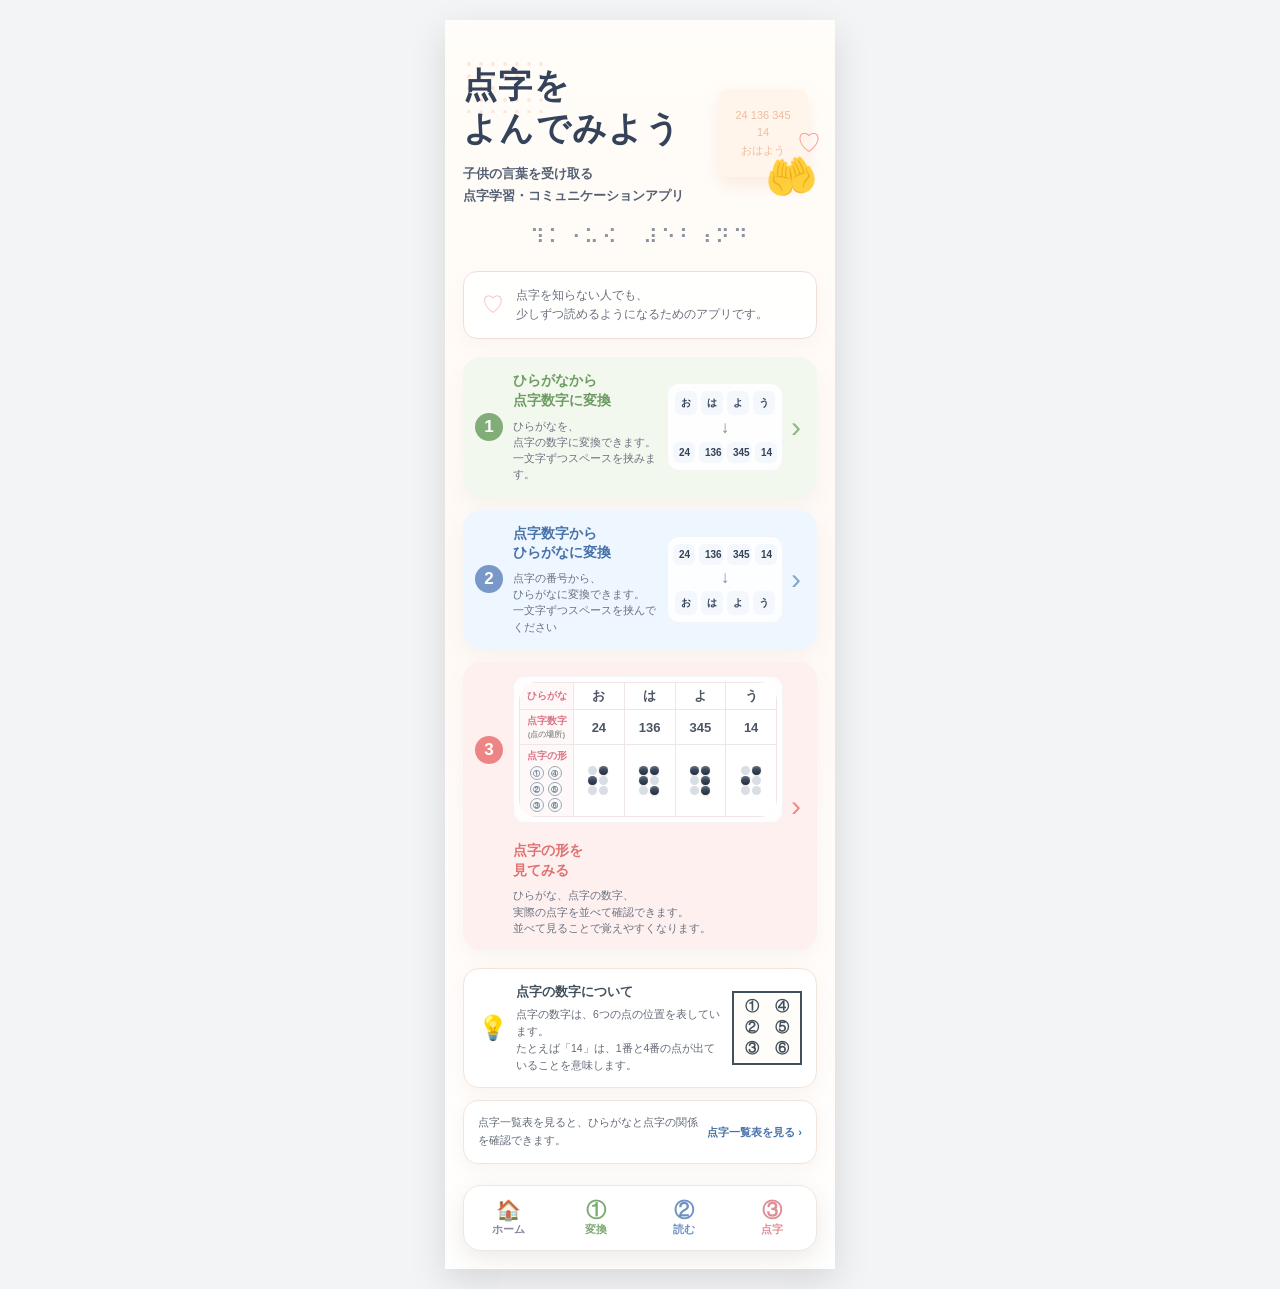
<file: index.html>
<!DOCTYPE html>
<html lang="ja">
<head>
<meta charset="UTF-8">
<meta name="viewport" content="width=device-width, initial-scale=1.0">
<title>点字をよんでみよう</title>
<link rel="stylesheet" href="top-style.css">
</head>

<body>

<div class="phone">

<main class="main">

<section class="hero">

<div class="hero-text">

<h1>
点字を<br>
よんでみよう
</h1>

<p>
子供の言葉を受け取る<br>
点字学習・コミュニケーションアプリ
</p>

</div>

<div class="hero-illust">

<div class="paper">

<span>
24 136 345 14
</span>

<span>
おはよう
</span>

<div class="heart">♡</div>

</div>

<div class="hands">🤲</div>

</div>

</section>

<div class="top-braille">
⠹⠅⠐⠥⠪　⠼⠑⠃⠰⠝⠙
</div>

<section class="message-card">

<span class="mini-heart">♡</span>

<p>
点字を知らない人でも、<br>
少しずつ読めるようになるためのアプリです。
</p>

</section>

<section class="menu">

<!-- ① -->

<a href="number.html" class="menu-card green">

<div class="number">1</div>

<div class="menu-text">

<h2>
ひらがなから<br>
点字数字に変換
</h2>

<p>
ひらがなを、<br>
点字の数字に変換できます。<br>
一文字ずつスペースを挟みます。
</p>

</div>

<div class="sample-box convert-sample">

<div class="row">
<span>お</span>
<span>は</span>
<span>よ</span>
<span>う</span>
</div>

<div class="arrow green-arrow">↓</div>

<div class="row">
<span>24</span>
<span>136</span>
<span>345</span>
<span>14</span>
</div>

</div>

<div class="next">›</div>

</a>

<!-- ② -->

<a href="read.html" class="menu-card blue">

<div class="number">2</div>

<div class="menu-text">

<h2>
点字数字から<br>
ひらがなに変換
</h2>

<p>
点字の番号から、<br>
ひらがなに変換できます。<br>
一文字ずつスペースを挟んでください
</p>

</div>

<div class="sample-box convert-sample">

<div class="row">
<span>24</span>
<span>136</span>
<span>345</span>
<span>14</span>
</div>

<div class="arrow blue-arrow">↓</div>

<div class="row">
<span>お</span>
<span>は</span>
<span>よ</span>
<span>う</span>
</div>

</div>

<div class="next">›</div>

</a>

<!-- ③ -->

<a href="shape.html" class="menu-card pink">

<div class="number">3</div>

<div class="sample-box compare-sample">

<table class="braille-table">

<tr>

<th class="label-cell">
ひらがな
</th>

<td>お</td>
<td>は</td>
<td>よ</td>
<td>う</td>

</tr>

<tr>

<th class="label-cell">

点字数字

<span>
(点の場所)
</span>

</th>

<td>24</td>
<td>136</td>
<td>345</td>
<td>14</td>

</tr>

<tr>

<th class="label-cell shape-label">

点字の形

<div class="mini-braille-guide">

<div>①</div><div>④</div>
<div>②</div><div>⑤</div>
<div>③</div><div>⑥</div>

</div>

</th>

<!-- お -->

<td>

<div class="dot-grid">

<span class="dot"></span>
<span class="dot active"></span>

<span class="dot active"></span>
<span class="dot"></span>

<span class="dot"></span>
<span class="dot"></span>

</div>

</td>

<!-- は -->

<td>

<div class="dot-grid">

<span class="dot active"></span>
<span class="dot active"></span>

<span class="dot active"></span>
<span class="dot"></span>

<span class="dot"></span>
<span class="dot active"></span>

</div>

</td>

<!-- よ -->

<td>

<div class="dot-grid">

<span class="dot active"></span>
<span class="dot active"></span>

<span class="dot"></span>
<span class="dot active"></span>

<span class="dot"></span>
<span class="dot active"></span>

</div>

</td>

<!-- う -->

<td>

<div class="dot-grid">

<span class="dot"></span>
<span class="dot active"></span>

<span class="dot active"></span>
<span class="dot"></span>

<span class="dot"></span>
<span class="dot"></span>

</div>

</td>

</tr>

</table>

</div>

<div class="menu-text bottom-text">

<h2>
点字の形を<br>
見てみる
</h2>

<p>
ひらがな、点字の数字、<br>
実際の点字を並べて確認できます。<br>
並べて見ることで覚えやすくなります。
</p>

</div>

<div class="next">›</div>

</a>

</section>

<section class="study-card">

<div class="light">💡</div>

<div class="study-text">

<h3>
点字の数字について
</h3>

<p>
点字の数字は、6つの点の位置を表しています。<br>
たとえば「14」は、1番と4番の点が出ていることを意味します。
</p>

</div>

<div class="masu">

<div>①</div><div>④</div>
<div>②</div><div>⑤</div>
<div>③</div><div>⑥</div>

</div>

</section>

<section class="hint-card">

<p>
点字一覧表を見ると、ひらがなと点字の関係を確認できます。
</p>

<a
href="https://www.nittento.or.jp/images/pdf/information/braille_lists.pdf"
target="_blank"
rel="noopener noreferrer"
>
点字一覧表を見る ›
</a>

</section>

</main>

<nav class="bottom-nav">

<a class="home active" href="index.html">
<div>🏠</div>
<span>ホーム</span>
</a>

<a href="number.html" class="number-nav">
<div>①</div>
<span>変換</span>
</a>

<a href="read.html" class="read">
<div>②</div>
<span>読む</span>
</a>

<a href="shape.html" class="shape">
<div>③</div>
<span>点字</span>
</a>

</nav>

</div>

</body>
</html>
</file>
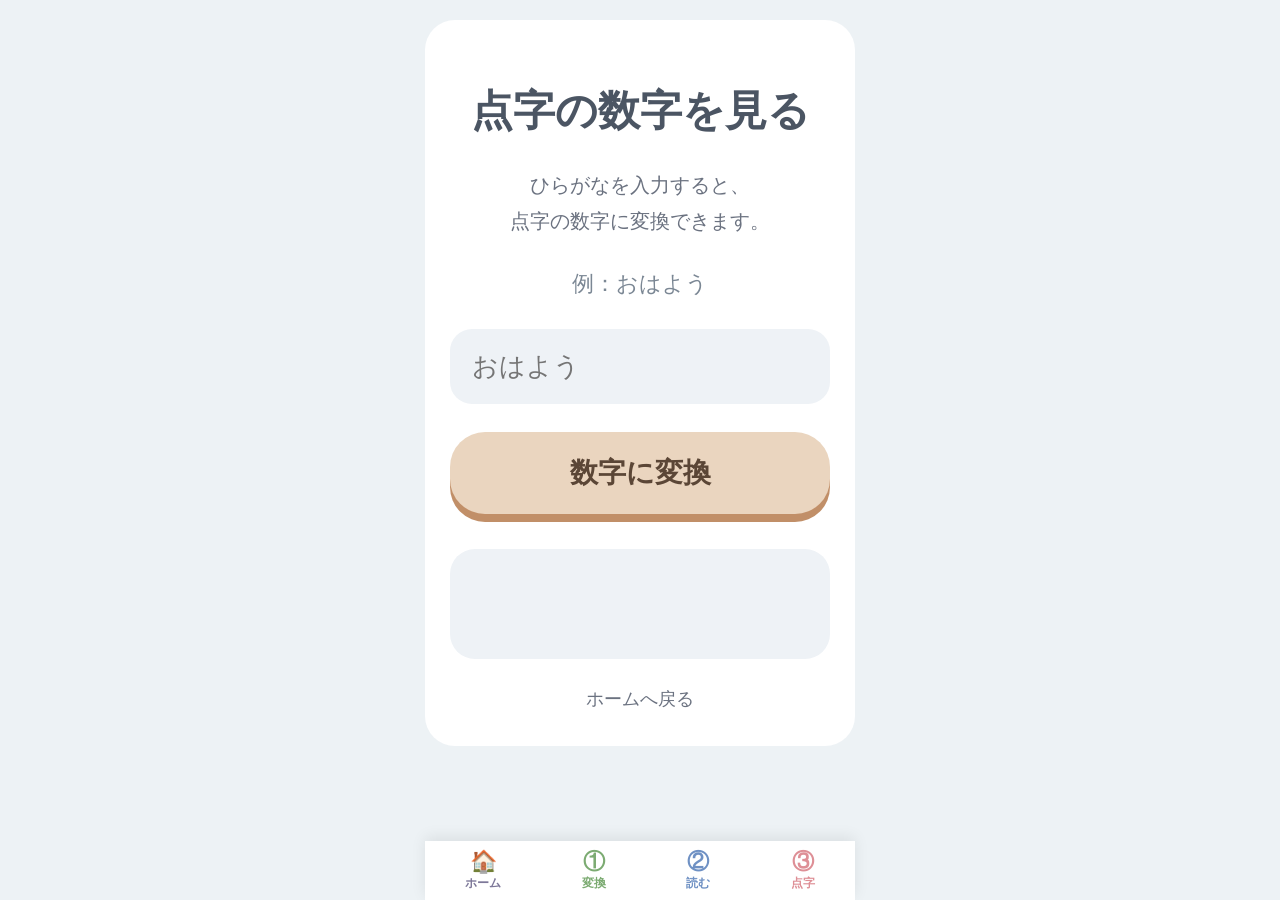
<file: number.html>
<!DOCTYPE html>
<html lang="ja">
<head>
<meta charset="UTF-8">
<meta name="viewport" content="width=device-width, initial-scale=1.0">
<title>点字の数字を見る</title>
<link rel="stylesheet" href="style.css">
</head>

<body>

<div class="container">

<h1>点字の数字を見る</h1>

<p class="description">
ひらがなを入力すると、<br>
点字の数字に変換できます。
</p>

<p class="example">
例：おはよう
</p>

<input
type="text"
id="hiraganaInput"
placeholder="おはよう"
>

<button onclick="hiraganaToBrailleNumber()">
数字に変換
</button>

<div class="result" id="brailleNumberResult2">
</div>

<a class="back-link" href="index.html">
ホームへ戻る
</a>

</div>

<nav class="bottom-nav">

<a class="home" href="index.html">
<div>🏠</div>
<span>ホーム</span>
</a>

<a href="number.html" class="number active">
<div>①</div>
<span>変換</span>
</a>

<a href="read.html" class="read">
<div>②</div>
<span>読む</span>
</a>

<a href="shape.html" class="shape">
<div>③</div>
<span>点字</span>
</a>

</nav>

<script src="script.js"></script>

</body>
</html>
</file>
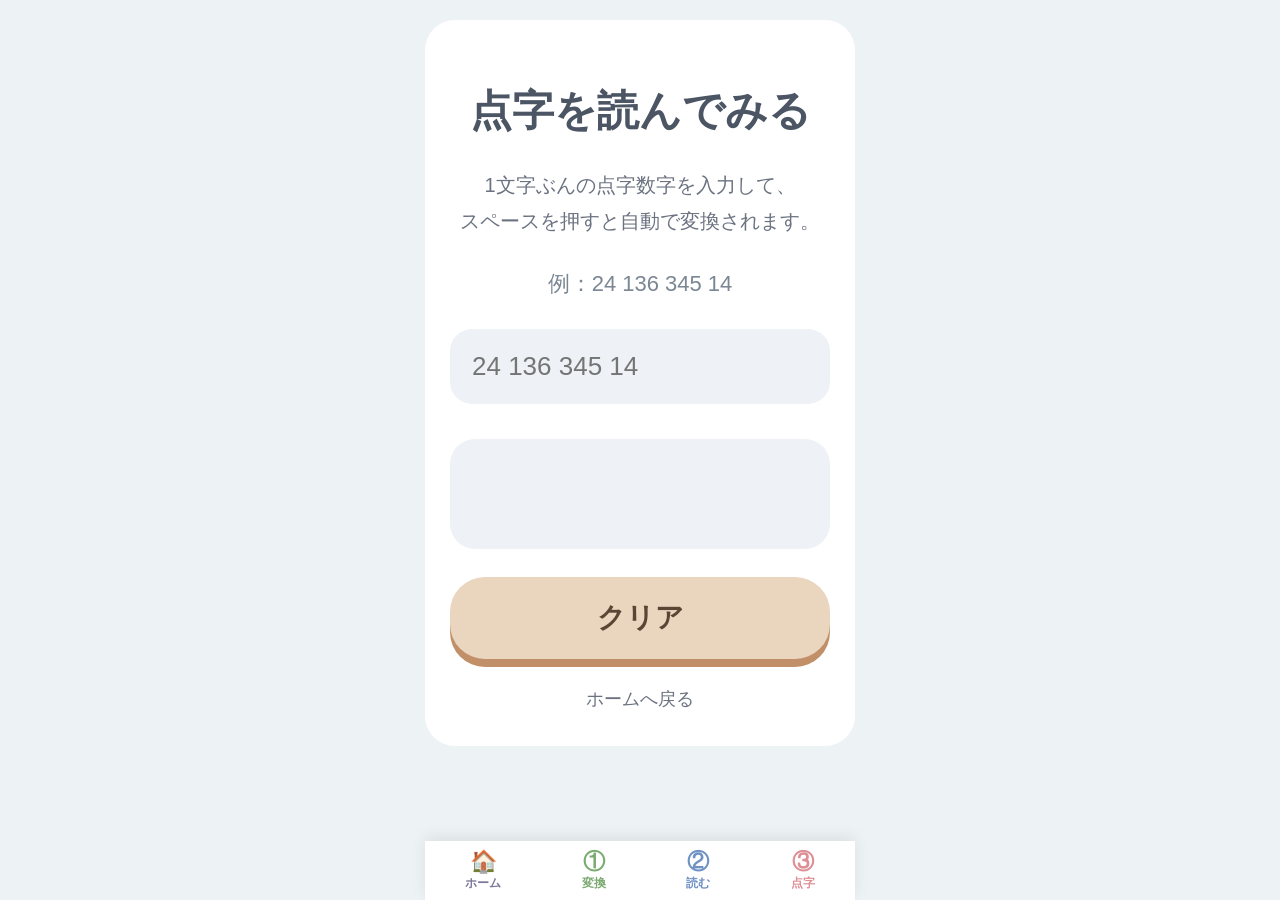
<file: read.html>
<!DOCTYPE html>
<html lang="ja">
<head>
<meta charset="UTF-8">
<meta name="viewport" content="width=device-width, initial-scale=1.0">

<title>点字を読んでみる</title>

<link rel="stylesheet" href="style.css">
</head>

<body>

<div class="container">

<h1>点字を読んでみる</h1>

<p class="description">
1文字ぶんの点字数字を入力して、<br>
スペースを押すと自動で変換されます。
</p>

<p class="example">
例：24 136 345 14
</p>

<input
type="text"
id="brailleNumberInput"
placeholder="24 136 345 14"
oninput="liveBrailleConvert()"
>

<div class="result" id="brailleNumberResult">
</div>

<button onclick="clearBrailleInput()">
クリア
</button>

<a class="back-link" href="index.html">
ホームへ戻る
</a>

</div>

<nav class="bottom-nav">

<a class="home" href="index.html">
<div>🏠</div>
<span>ホーム</span>
</a>

<a href="number.html" class="number">
<div>①</div>
<span>変換</span>
</a>

<a href="read.html" class="read active">
<div>②</div>
<span>読む</span>
</a>

<a href="shape.html" class="shape">
<div>③</div>
<span>点字</span>
</a>

</nav>

<script src="script.js"></script>

</body>
</html>
</file>
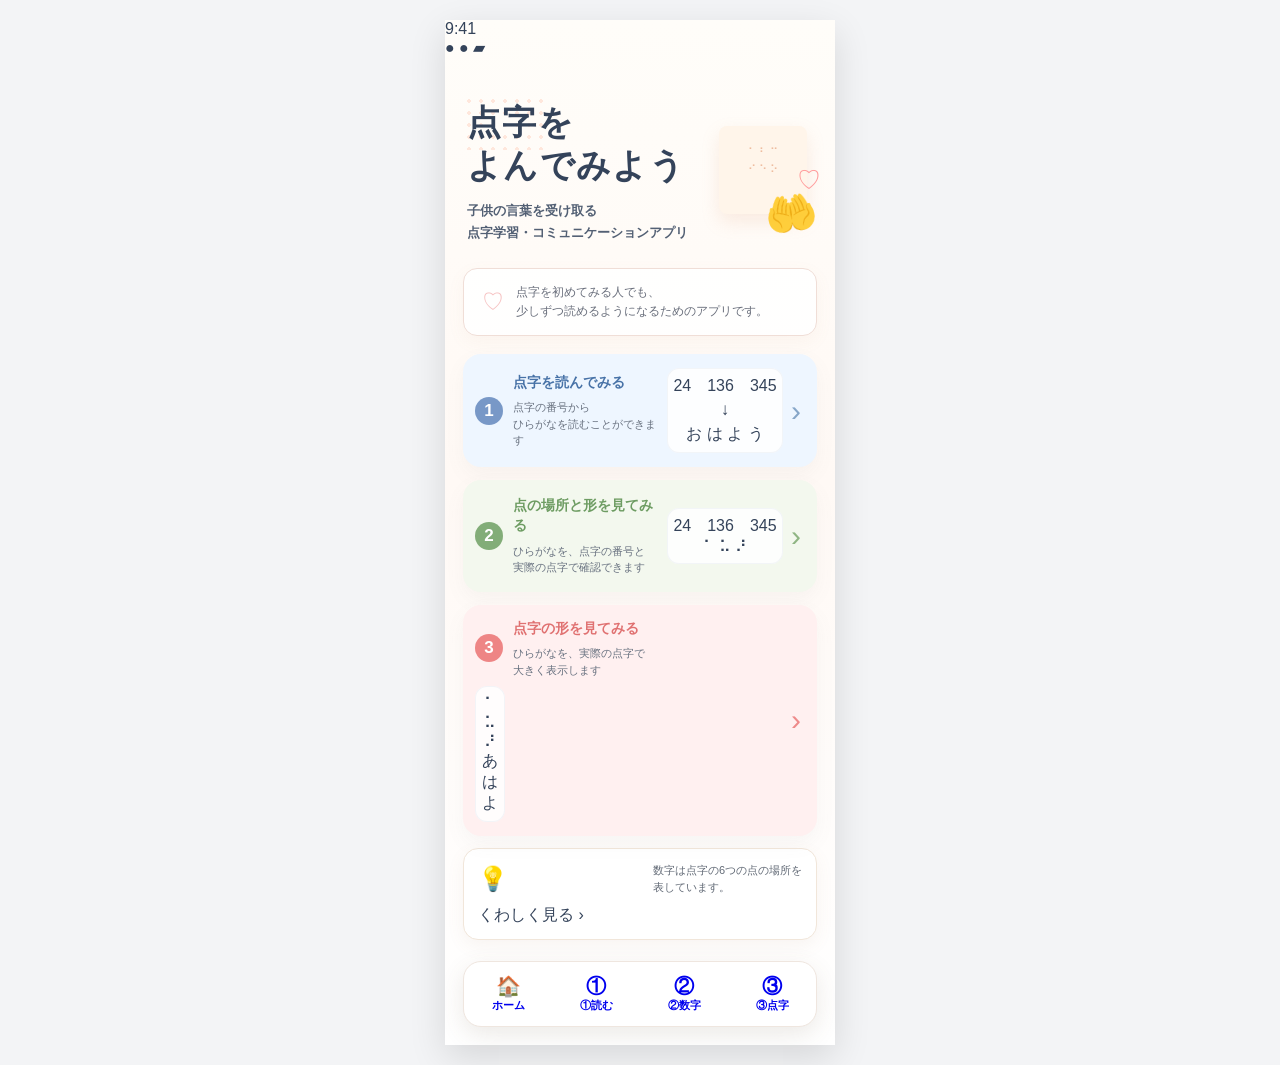
<file: top-test.html>
<!DOCTYPE html>
<html lang="ja">
<head>
<meta charset="UTF-8">
<meta name="viewport" content="width=device-width, initial-scale=1.0">

<title>点字をよんでみよう</title>

<link rel="stylesheet" href="top-style.css">

</head>

<body>

<div class="phone">

    <!-- 上部 -->

    <header class="top">

        <div class="time">
            9:41
        </div>

        <div class="status">
            ● ● ▰
        </div>

    </header>

    <!-- メイン -->

    <main class="main">

        <!-- ヒーロー -->

        <section class="hero">

            <div class="dots"></div>

            <div class="hero-text">

                <h1>
                    点字を<br>
                    よんでみよう
                </h1>

                <p>
                    子供の言葉を受け取る<br>
                    点字学習・コミュニケーションアプリ
                </p>

            </div>

            <div class="hero-illust">

                <div class="paper">

                    <span>⠁ ⠃ ⠉</span>
                    <span>⠊ ⠑ ⠕</span>

                    <div class="heart">
                        ♡
                    </div>

                </div>

                <div class="hands">
                    🤲
                </div>

            </div>

        </section>

        <!-- メッセージ -->

        <section class="message-card">

            <span class="mini-heart">
                ♡
            </span>

            <p>
                点字を初めてみる人でも、<br>
                少しずつ読めるようになるためのアプリです。
            </p>

        </section>

        <!-- メニュー -->

        <section class="menu">

            <!-- ① -->

            <a href="read.html" class="menu-card blue">

                <div class="number">
                    1
                </div>

                <div class="menu-text">

                    <h2>
                        点字を読んでみる
                    </h2>

                    <p>
                        点字の番号から<br>
                        ひらがなを読むことができます
                    </p>

                </div>

                <div class="sample-box">

                    <div class="num">
                        24　136　345
                    </div>

                    <div class="arrow">
                        ↓
                    </div>

                    <div class="kana">
                        お は よ う
                    </div>

                </div>

                <div class="next">
                    ›
                </div>

            </a>

            <!-- ② -->

            <a href="number.html" class="menu-card green">

                <div class="number">
                    2
                </div>

                <div class="menu-text">

                    <h2>
                        点の場所と形を見てみる
                    </h2>

                    <p>
                        ひらがなを、点字の番号と<br>
                        実際の点字で確認できます
                    </p>

                </div>

                <div class="sample-box">

                    <div>
                        24　136　345
                    </div>

                    <div class="braille">
                        ⠁ ⠥ ⠜
                    </div>

                </div>

                <div class="next">
                    ›
                </div>

            </a>

            <!-- ③ -->

            <a href="shape.html" class="menu-card pink">

                <div class="number">
                    3
                </div>

                <div class="menu-text">

                    <h2>
                        点字の形を見てみる
                    </h2>

                    <p>
                        ひらがなを、実際の点字で<br>
                        大きく表示します
                    </p>

                </div>

                <div class="sample-box">

                    <div class="braille big">
                        ⠁ ⠥ ⠜
                    </div>

                    <div>
                        あ　は　よ
                    </div>

                </div>

                <div class="next">
                    ›
                </div>

            </a>

        </section>

        <!-- ヒント -->

        <section class="hint-card">

            <div class="light">
                💡
            </div>

            <p>
                数字は点字の6つの点の場所を<br>
                表しています。
            </p>

            <span>
                くわしく見る ›
            </span>

        </section>

    </main>

    <!-- 下メニュー -->

    <nav class="bottom-nav">

    <a class="active" href="top-test.html">

        <div>
            🏠
        </div>

        <span>
            ホーム
        </span>

    </a>

    <a href="read.html">

        <div>
            ①
        </div>

        <span>
            ①読む
        </span>

    </a>

    <a href="number.html">

        <div>
            ②
        </div>

        <span>
            ②数字
        </span>

    </a>

    <a href="shape.html">

        <div>
            ③
        </div>

        <span>
            ③点字
        </span>

    </a>

</nav>

</div>

</body>
</html>
</file>
<file: top-style.css>
*{
  margin:0;
  padding:0;
  box-sizing:border-box;
}

body{
  background:#f3f4f6;
  font-family:
    "Hiragino Sans",
    "Yu Gothic",
    sans-serif;
  color:#34435a;
}

.phone{
  width:390px;
  min-height:844px;
  margin:20px auto;
  background:
    linear-gradient(
      180deg,
      #fffdf9 0%,
      #fff9f5 45%,
      #ffffff 100%
    );
  position:relative;
  overflow:hidden;
  box-shadow:
    0 12px 35px rgba(0,0,0,0.12);
}

.main{
  padding:38px 18px 105px;
}

/* ヒーロー */

.hero{
  display:flex;
  justify-content:space-between;
  align-items:center;
  position:relative;
  min-height:155px;
}

.hero::before{
  content:"";
  position:absolute;
  top:0;
  left:0;
  width:80px;
  height:55px;
  background-image:
    radial-gradient(#ffd9c9 2px, transparent 2px);
  background-size:12px 12px;
  opacity:0.6;
}

.hero-text{
  position:relative;
  z-index:2;
}

.hero-text h1{
  font-size:34px;
  line-height:1.28;
  letter-spacing:0.04em;
  color:#34435a;
  font-weight:800;
  margin-bottom:12px;
}

.hero-text p{
  font-size:13px;
  line-height:1.7;
  color:#536074;
  font-weight:600;
}

/* イラスト */

.hero-illust{
  position:relative;
  width:125px;
  height:130px;
}

.paper{
  width:88px;
  height:88px;
  background:#fff5ea;
  border-radius:8px;
  box-shadow:
    0 8px 18px rgba(230,160,120,0.18);
  position:absolute;
  top:18px;
  right:10px;
  padding:18px 10px;
  color:#eebc9f;
  font-size:11px;
  line-height:1.6;
  text-align:center;
}

.paper span{
  display:block;
}

.heart{
  position:absolute;
  right:-14px;
  bottom:14px;
  color:#ff9b9b;
  font-size:24px;
}

.hands{
  position:absolute;
  bottom:0;
  right:0;
  font-size:42px;
  transform:rotate(-8deg);
  opacity:0.9;
}

/* トップ点字 */

.top-braille{
  margin-top:8px;
  text-align:center;
  font-size:20px;
  line-height:1.6;
  letter-spacing:3px;
  color:#8b92a0;
  word-break:break-all;
}

/* メッセージ */

.message-card{
  background:rgba(255,255,255,0.9);
  border:1px solid #f0ded7;
  border-radius:14px;
  padding:14px 18px;
  display:flex;
  gap:12px;
  align-items:center;
  margin:18px 0;
  box-shadow:
    0 6px 18px rgba(180,130,100,0.06);
}

.mini-heart{
  color:#f6c2c2;
  font-size:22px;
}

.message-card p{
  font-size:12px;
  line-height:1.6;
  color:#6a6f7c;
}

/* メニュー */

.menu{
  display:flex;
  flex-direction:column;
  gap:13px;
}

.menu-card{
  min-height:112px;
  border-radius:18px;
  padding:14px 12px;
  display:grid;
  grid-template-columns:30px 1fr 116px 14px;
  gap:8px;
  align-items:center;
  text-decoration:none;
  color:inherit;
  box-shadow:
    0 8px 20px rgba(120,120,120,0.06);
  transition:0.25s;
}

.menu-card:active{
  transform:scale(0.98);
}

.blue{
  background:#eef6ff;
}

.green{
  background:#f3f8ee;
}

.pink{
  background:#fff0f0;
}

.number{
  width:28px;
  height:28px;
  border-radius:50%;
  color:white;
  display:grid;
  place-items:center;
  font-weight:bold;
  font-size:17px;
}

.blue .number{
  background:#7898c7;
}

.green .number{
  background:#82ad78;
}

.pink .number{
  background:#ee8585;
}

.menu-text h2{
  margin-bottom:7px;
  font-size:14px;
  line-height:1.4;
  font-weight:800;
}

.blue h2{
  color:#4772a7;
}

.green h2{
  color:#6d9c62;
}

.pink h2{
  color:#e07171;
}

.menu-text p{
  font-size:10.5px;
  line-height:1.55;
  color:#697280;
}

/* サンプル図 */

.sample-box{
  background:rgba(255,255,255,0.88);
  border-radius:12px;
  padding:8px 6px;
  text-align:center;
  color:#34435a;
  box-shadow:
    inset 0 0 0 1px rgba(220,225,235,0.35);
}

.convert-sample .row{
  display:flex;
  justify-content:center;
  gap:4px;
}

.convert-sample .row span{
  background:#f4f7fb;
  padding:5px 6px;
  border-radius:6px;
  font-size:10px;
  font-weight:700;
  min-width:22px;
}

.arrow{
  font-size:17px;
  line-height:1.2;
  margin:3px 0;
  font-weight:bold;
}

.green-arrow{
  color:#6d9c62;
}

.blue-arrow{
  color:#6f91c4;
}

/* ③比較表 */

.compare-sample{
  padding:6px;
}

.compare-labels{
  display:grid;
  grid-template-columns:1fr 1fr 1fr;
  gap:3px;
  margin-bottom:4px;
}

.compare-labels div{
  font-size:8px;
  font-weight:700;
  border-radius:5px;
  padding:3px 2px;
  background:#f8f9fb;
}

.compare-labels div:nth-child(1){
  color:#e07171;
}

.compare-labels div:nth-child(2){
  color:#4772a7;
}

.compare-labels div:nth-child(3){
  color:#6d9c62;
}

.compare-grid{
  display:grid;
  grid-template-columns:1fr 1fr 1fr;
  gap:0;
  font-size:10px;
  align-items:center;
}

.compare-grid div{
  min-height:18px;
  display:flex;
  align-items:center;
  justify-content:center;
  border-bottom:1px solid #eef1f5;
}

.dot-cell{
  font-size:9px;
  line-height:0.85;
  letter-spacing:1px;
}

.next{
  font-size:30px;
  color:#86a6c8;
}

.green .next{
  color:#8fb583;
}

.pink .next{
  color:#ee8a8a;
}

/* 学習カード */

.study-card{
  margin-top:18px;
  background:#ffffff;
  border-radius:16px;
  padding:14px;
  display:grid;
  grid-template-columns:28px 1fr 70px;
  gap:10px;
  align-items:center;
  border:1px solid #f1e6da;
  box-shadow:
    0 6px 18px rgba(160,120,90,0.07);
}

.light{
  font-size:24px;
}

.study-text h3{
  font-size:13px;
  color:#42505c;
  margin-bottom:5px;
}

.study-text p{
  font-size:10.5px;
  line-height:1.6;
  color:#626a76;
}

.masu{
  display:grid;
  grid-template-columns:1fr 1fr;
  gap:3px;
  border:2px solid #42505c;
  padding:5px;
  background:#fffdf9;
}

.masu div{
  display:grid;
  place-items:center;
  font-size:14px;
  font-weight:700;
  color:#42505c;
}

/* ヒントカード */

.hint-card{
  margin-top:12px;
  background:#ffffff;
  border-radius:15px;
  padding:13px 14px;
  display:grid;
  grid-template-columns:1fr auto;
  align-items:center;
  gap:8px;
  border:1px solid #f1e6da;
  box-shadow:
    0 6px 18px rgba(160,120,90,0.07);
}

.hint-card p{
  font-size:11px;
  line-height:1.6;
  color:#626a76;
}

.hint-card a{
  font-size:11px;
  color:#4772a7;
  text-decoration:none;
  font-weight:700;
  white-space:nowrap;
}

/* 下メニュー */

.bottom-nav{
  position:absolute;
  left:18px;
  right:18px;
  bottom:18px;
  height:66px;
  background:#ffffff;
  border-radius:18px;
  display:grid;
  grid-template-columns:repeat(4,1fr);
  align-items:center;
  box-shadow:
    0 8px 25px rgba(100,80,60,0.12);
  border:1px solid #efe6df;
}

.bottom-nav a{
  display:flex;
  flex-direction:column;
  align-items:center;
  justify-content:center;
  gap:3px;
  text-decoration:none;
  text-align:center;
  font-size:12px;
  font-weight:600;
  line-height:1.2;
}

.bottom-nav a div{
  font-size:20px;
  line-height:1;
}

.bottom-nav a span{
  display:block;
  font-size:11px;
  line-height:1.2;
  white-space:nowrap;
}

.bottom-nav a.home{
  color:#8b86a3;
}

.bottom-nav a.number-nav{
  color:#7cab72;
}

.bottom-nav a.read{
  color:#6f91c4;
}

.bottom-nav a.shape{
  color:#de8f96;
}

.bottom-nav .active{
  font-weight:800;
}

/* スマホ */

@media(max-width:430px){

  .phone{
    width:100%;
    min-height:100vh;
    margin:0;
    box-shadow:none;
  }

  .main{
    padding-left:18px;
    padding-right:18px;
  }

  .hero-text h1{
    font-size:31px;
  }

  .menu-card{
    grid-template-columns:30px 1fr 108px 14px;
  }

}
/* =========================
   ③ 点字表
========================= */

.braille-table{
  width:100%;
  border-collapse:collapse;
  background:white;
  border-radius:18px;
  overflow:hidden;
  table-layout:fixed;
}

.braille-table th,
.braille-table td{
  border:1px solid #eee6e6;
  text-align:center;
  vertical-align:middle;
  padding:4px 2px;
}

.braille-table td{
  font-size:18px;
  font-weight:700;
  color:#4b5563;
}

.label-cell{
  width:58x;
  background:#fff8f8;
  color:#d97486;
  font-size:14px;
  font-weight:700;
  line-height:1.5;
}

.label-cell span{
  display:block;
  font-size:10px;
  color:#999;
  margin-top:3px;
}

.shape-label{
  font-size:13px;
}

/* 小さい点字番号説明 */

.mini-braille-guide{
  width:48px;
  margin:8px auto 0;
  display:grid;
  grid-template-columns:repeat(2,1fr);
  gap:4px;
}

.mini-braille-guide div{
  width:18px;
  height:18px;
  border-radius:50%;
  border:1px solid #9aa4b2;
  background:#f8fafc;

  display:flex;
  align-items:center;
  justify-content:center;

  font-size:9px;
  color:#6b7280;
}

/* 点字 */

.dot-grid{
  width:34px;
  margin:auto;
  line-height:0;

  display:grid;
  grid-template-columns:repeat(2,1fr);
  gap:2px;
}
.dot{
  width:10px;
  height:10px;
  border-radius:50%;
  background:#d9dee5;
}

.dot.active{
  background:#39475c;

  box-shadow:
    inset 0 2px 2px rgba(255,255,255,0.2),
    inset 0 -2px 3px rgba(0,0,0,0.35),
    0 1px 2px rgba(0,0,0,0.15);
}
/* =========================
   ③カードだけ縦構成にする
========================= */

.menu-card.pink{
  display:grid;
  grid-template-columns:30px 1fr 14px;
  grid-template-areas:
    "num table next"
    "text text next";
  align-items:center;
}

.menu-card.pink > .number{
  grid-area:num;
}

.menu-card.pink > .compare-sample{
  grid-area:table;
  width:100%;
}

.menu-card.pink > .bottom-text{
  grid-area:text;
  margin-top:10px;
  padding-left:38px;
}

.menu-card.pink > .next{
  grid-area:next;
}

/* ③の表をコンパクトに */

.braille-table{
  width:100%;
  table-layout:fixed;
  border-collapse:collapse;
}

.braille-table th,
.braille-table td{
  padding:4px 2px;
  text-align:center;
  vertical-align:middle;
}

.label-cell{
  width:54px;
  font-size:10px;
  line-height:1.3;
  word-break:keep-all;
  white-space:normal;
}

.label-cell span{
  font-size:8px;
}

.braille-table td{
  font-size:13px;
}

/* 点字マスを小さくまとめる */

.mini-braille-guide{
  width:34px;
  gap:2px;
  margin:4px auto 0;
}

.mini-braille-guide div{
  width:14px;
  height:14px;
  font-size:7px;
}

.dot-grid{
  width:24px;
  display:grid;
  grid-template-columns:repeat(2,10px);
  gap:1px;
  justify-content:center;
  margin:auto;
}

.dot{
  width:9px;
  height:9px;
}
</file>
<file: style.css>
body {
  margin: 0;
  padding: 20px;
  padding-bottom: 90px;
  background: #edf2f5;
  font-family: sans-serif;
}

.container {
  max-width: 430px;
  margin: 0 auto;
  background: white;
  border-radius: 30px;
  padding: 35px 25px;
  box-sizing: border-box;
}

.card {
  background: white;
}

h1 {
  text-align: center;
  font-size: 42px;
  color: #4b5563;
}

.description {
  text-align: center;
  font-size: 20px;
  color: #6b7280;
  line-height: 1.8;
}

.example {
  text-align: center;
  font-size: 22px;
  color: #7b8794;
  margin: 30px 0;
}

input {
  width: 100%;
  box-sizing: border-box;
  padding: 22px;
  border: none;
  border-radius: 22px;
  font-size: 26px;
  background: #eef2f6;
  color: #3f4c5c;
}

button,
.touch-button {
  width: 100%;
  margin-top: 28px;
  padding: 22px;
  border: none;
  border-radius: 35px;
  font-size: 28px;
  font-weight: bold;
  background: #ead5bf;
  color: #5b4636;
  cursor: pointer;
  box-shadow: 0 8px 0 #c18f68;
}

button:active,
.touch-button:active {
  transform: translateY(5px);
  box-shadow: 0 3px 0 #c18f68;
}

.result {
  margin-top: 35px;
  background: #eef2f6;
  border-radius: 25px;
  min-height: 110px;
  padding: 20px;
  box-sizing: border-box;

  display: flex;
  align-items: center;
  justify-content: center;
  flex-wrap: wrap;

  white-space: normal;
  overflow-wrap: anywhere;
  word-break: break-word;

  font-size: 42px;
  font-weight: bold;
  color: #3f4c5c;
  line-height: 1.5;
}

.braille-result,
.real-braille {
  font-size: 54px;
  letter-spacing: 8px;
}

.back-link {
  display: block;
  text-align: center;
  margin-top: 28px;
  color: #6b7280;
  font-size: 18px;
  text-decoration: none;
}

/* アニメーション */

.fade-letter,
.braille-cell {
  display: inline-block;
  animation: fadeIn 0.25s ease;
  margin: 0 3px;
}

@keyframes fadeIn {
  from {
    opacity: 0;
    transform: translateY(6px);
  }

  to {
    opacity: 1;
    transform: translateY(0);
  }
}

/* 数字まとまり */

.number-token{
  display:inline-block;
  white-space:nowrap;
  margin:0 8px 10px;
}

/* 点字6点マス表示 */

.braille-pattern{
  display:inline-grid;
  grid-template-columns:repeat(2, 28px);
  grid-template-rows:repeat(3, 28px);
  gap:6px;
  margin:8px 10px;
  padding:10px;
  background:#fffdf8;
  border-radius:14px;
  box-shadow:0 4px 10px rgba(120,90,65,0.12);
  animation:fadeIn 0.65s ease;
}

.braille-dot{
  width:26px;
  height:26px;
  border-radius:50%;
  border:1.5px solid #7b8794;
  color:#7b8794;
  display:flex;
  align-items:center;
  justify-content:center;
  font-size:13px;
  font-weight:bold;
  background:white;
}

.braille-dot.active{
  background:#34435a;
  color:white;
  border-color:#34435a;
}

/* shapeページ説明カード */

.menu-card {
  margin-top: 24px;
  background: #f8fafc;
  border-radius: 24px;
  padding: 22px;
}

.menu-card-title {
  font-size: 24px;
  font-weight: bold;
  color: #4b5563;
  margin-bottom: 14px;
}

.menu-card-text {
  font-size: 18px;
  line-height: 1.8;
  color: #6b7280;
}

.menu-card-text a {
  color: #6f91c4;
  text-decoration: none;
}

/* 下メニュー */

.bottom-nav {
  position: fixed;
  left: 50%;
  bottom: 0;
  transform: translateX(-50%);
  max-width: 430px;
  width: 100%;
  background: white;
  display: flex;
  justify-content: space-around;
  padding: 10px 0;
  box-shadow: 0 -4px 14px rgba(0,0,0,0.08);
  z-index: 9999;
}

.bottom-nav a {
  display: flex;
  flex-direction: column;
  align-items: center;
  gap: 3px;
  text-decoration: none;
  text-align: center;
  font-size: 12px;
  font-weight: 600;
  line-height: 1.2;
}

.bottom-nav a div {
  font-size: 22px;
  line-height: 1;
}

.bottom-nav a span {
  display: block;
  font-size: 12px;
  white-space: nowrap;
}

/* 下メニュー色 */

.bottom-nav a.home{
  color:#7d7899;
}

.bottom-nav a.number{
  color:#7cab72;
}

.bottom-nav a.read{
  color:#6f91c4;
}

.bottom-nav a.shape{
  color:#de8f96;
}

.bottom-nav .active{
  font-weight:bold;
}

/* ③ページ 変換結果の表 */

.result-table-wrap{
  width:100%;
  overflow-x:auto;
}

.result-table{
  width:100%;
  border-collapse:collapse;
  background:white;
  border-radius:18px;
  overflow:hidden;
}

.result-table th,
.result-table td{
  border:1px solid #e8edf2;
  text-align:center;
  padding:8px 6px;
}

.result-table th{
  width:76px;
  background:#fff8f8;
  color:#d97486;
  font-size:14px;
}

.result-table td{
  font-size:18px;
  font-weight:bold;
  color:#3f4c5c;
}

.result-dot-grid{
  width:28px;
  margin:auto;
  display:grid;
  grid-template-columns:repeat(2, 12px);
  gap:1px;
  justify-content:center;
}

.result-dot{
  width:10px;
  height:10px;
  border-radius:50%;
  background:#d9dee5;
}

.result-dot.active{
  background:#39475c;
  box-shadow:
    inset 0 2px 2px rgba(255,255,255,0.2),
    inset 0 -2px 3px rgba(0,0,0,0.35),
    0 1px 2px rgba(0,0,0,0.15);
}

.result-dot-group{
  display:flex;
  gap:6px;
  justify-content:center;
  align-items:center;
}
</file>
